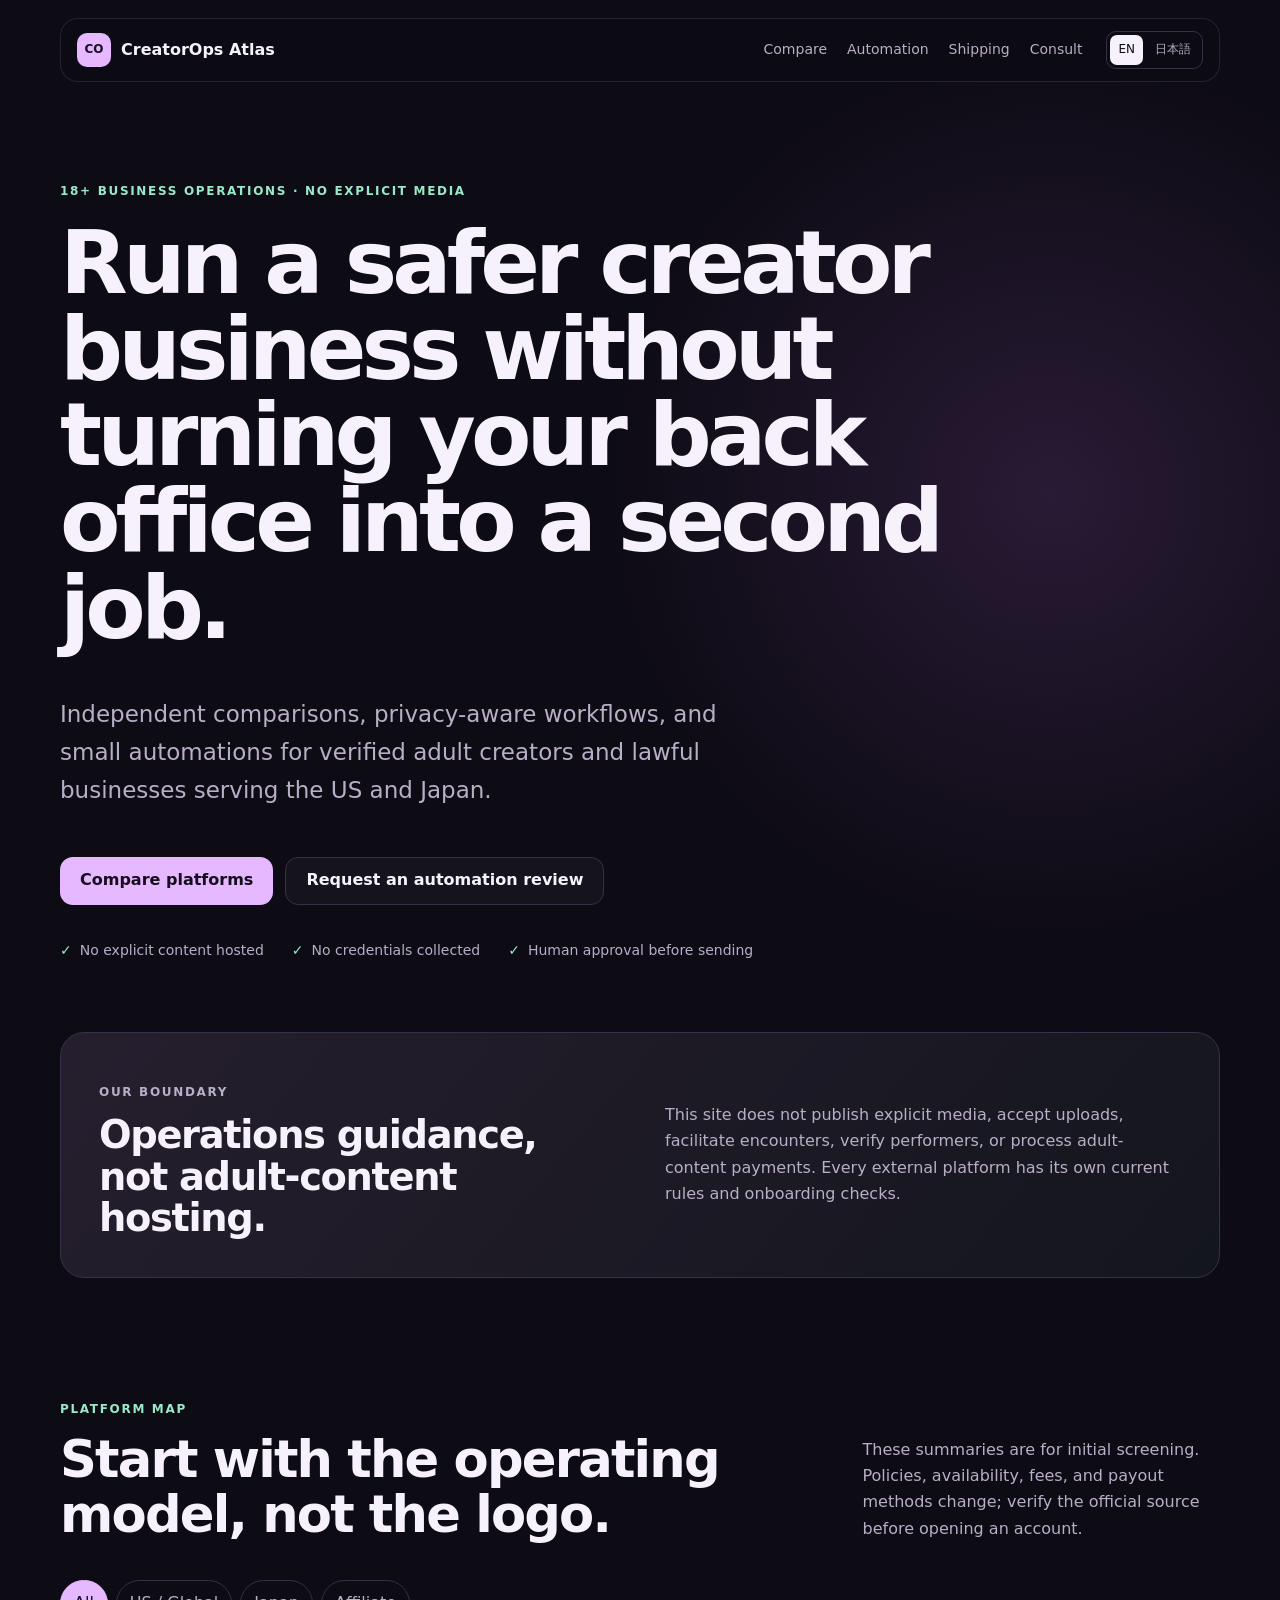
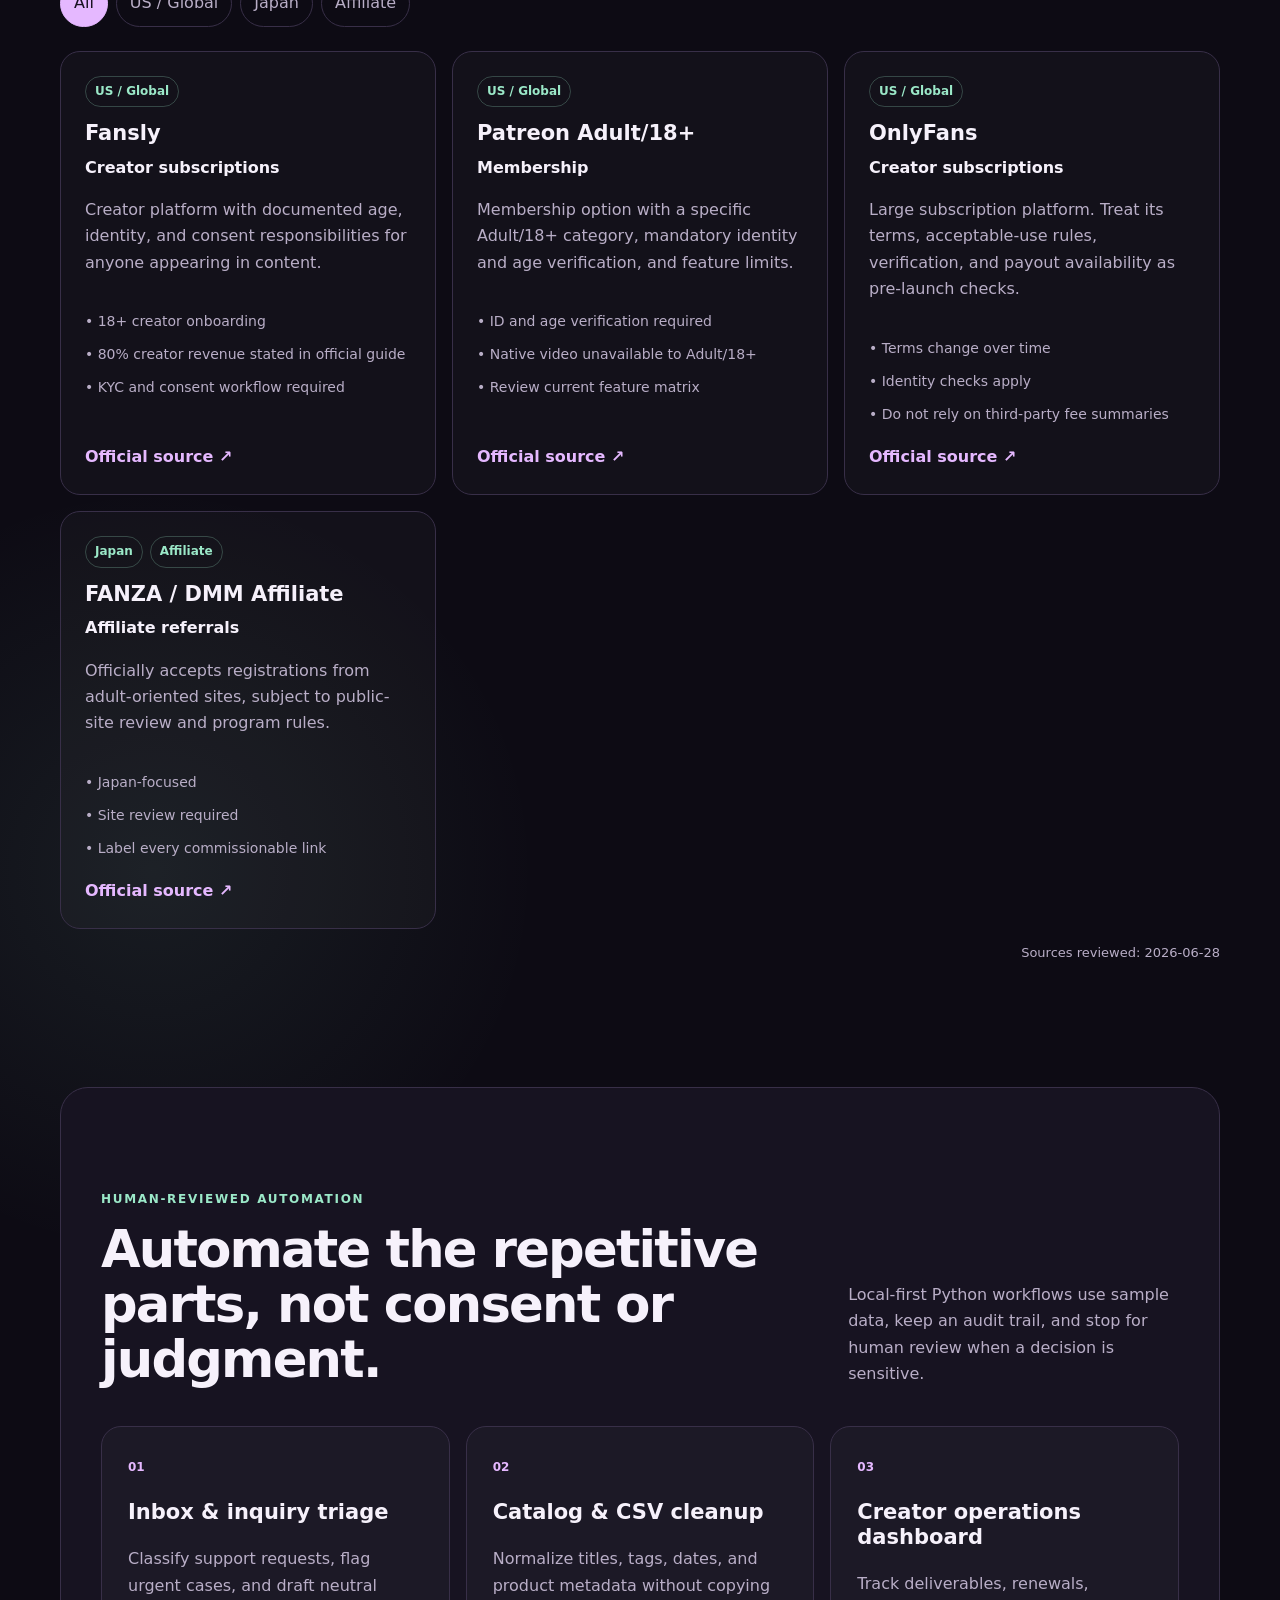
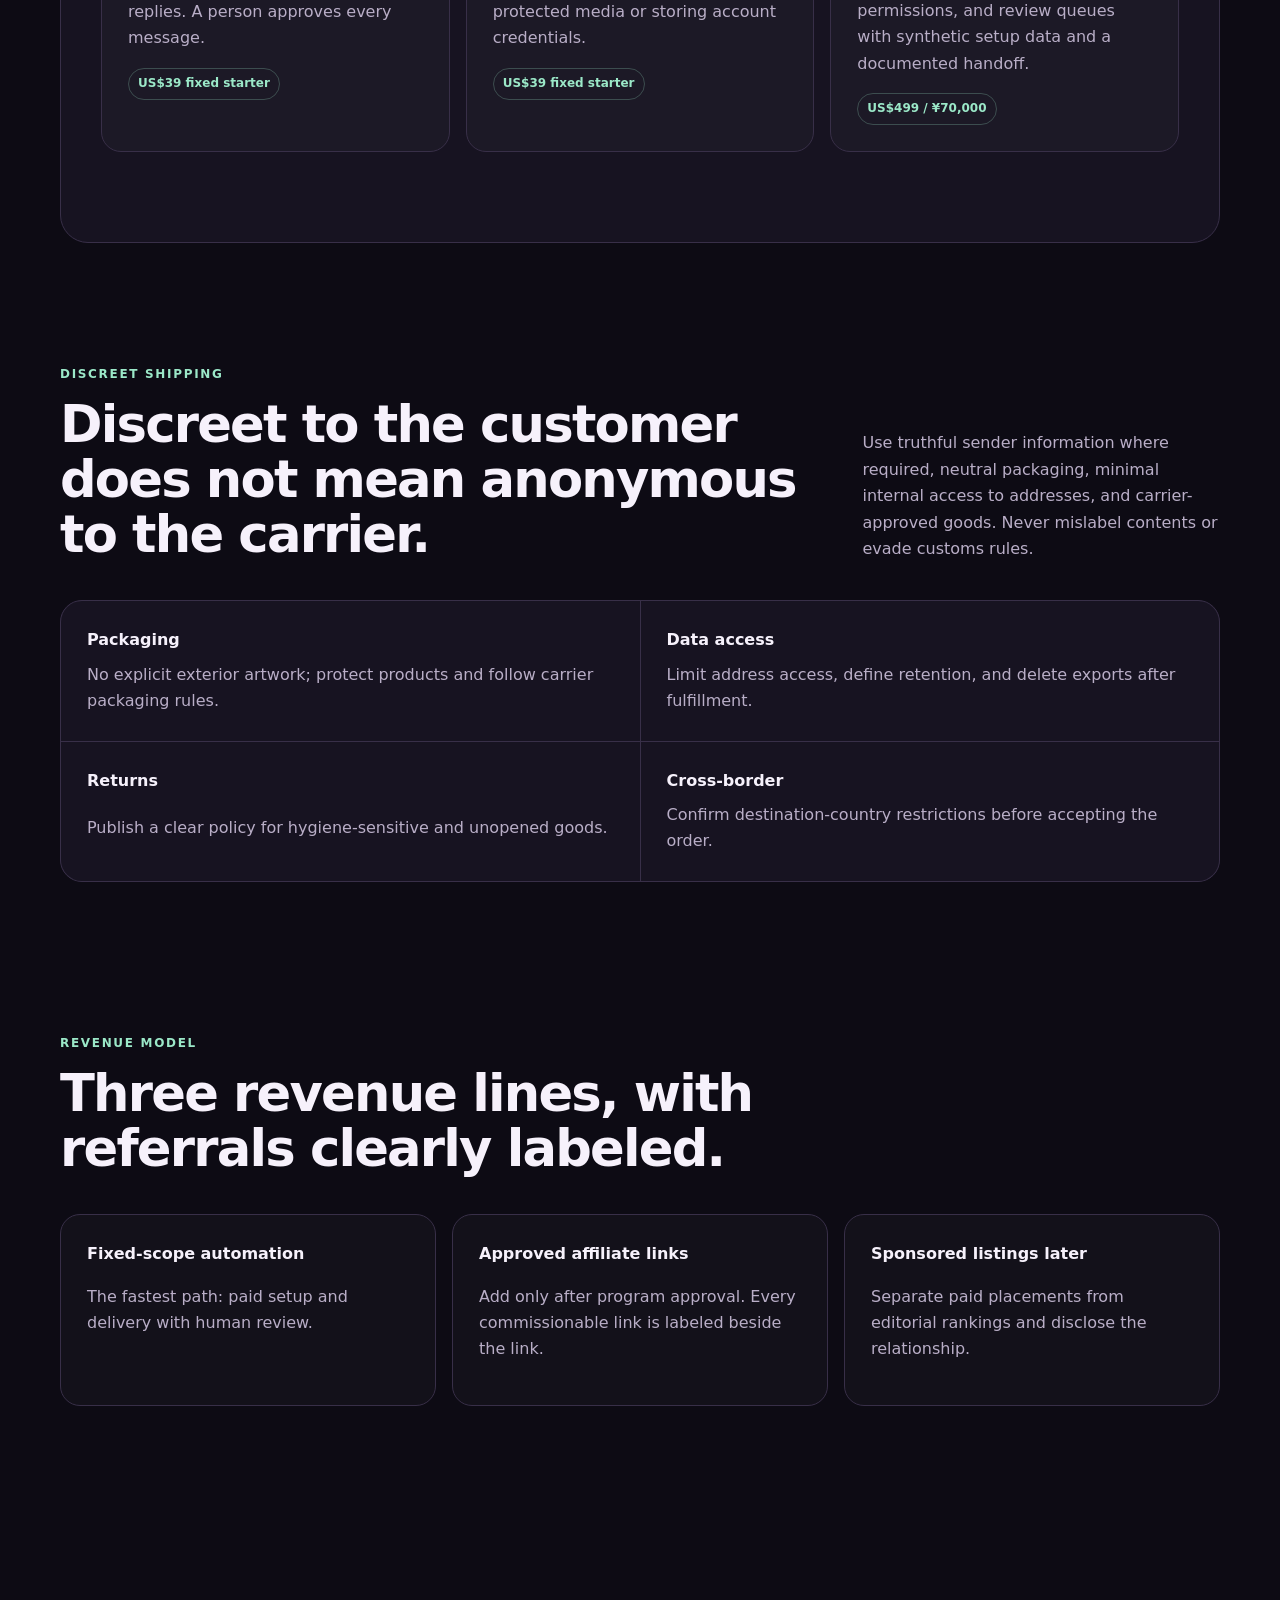
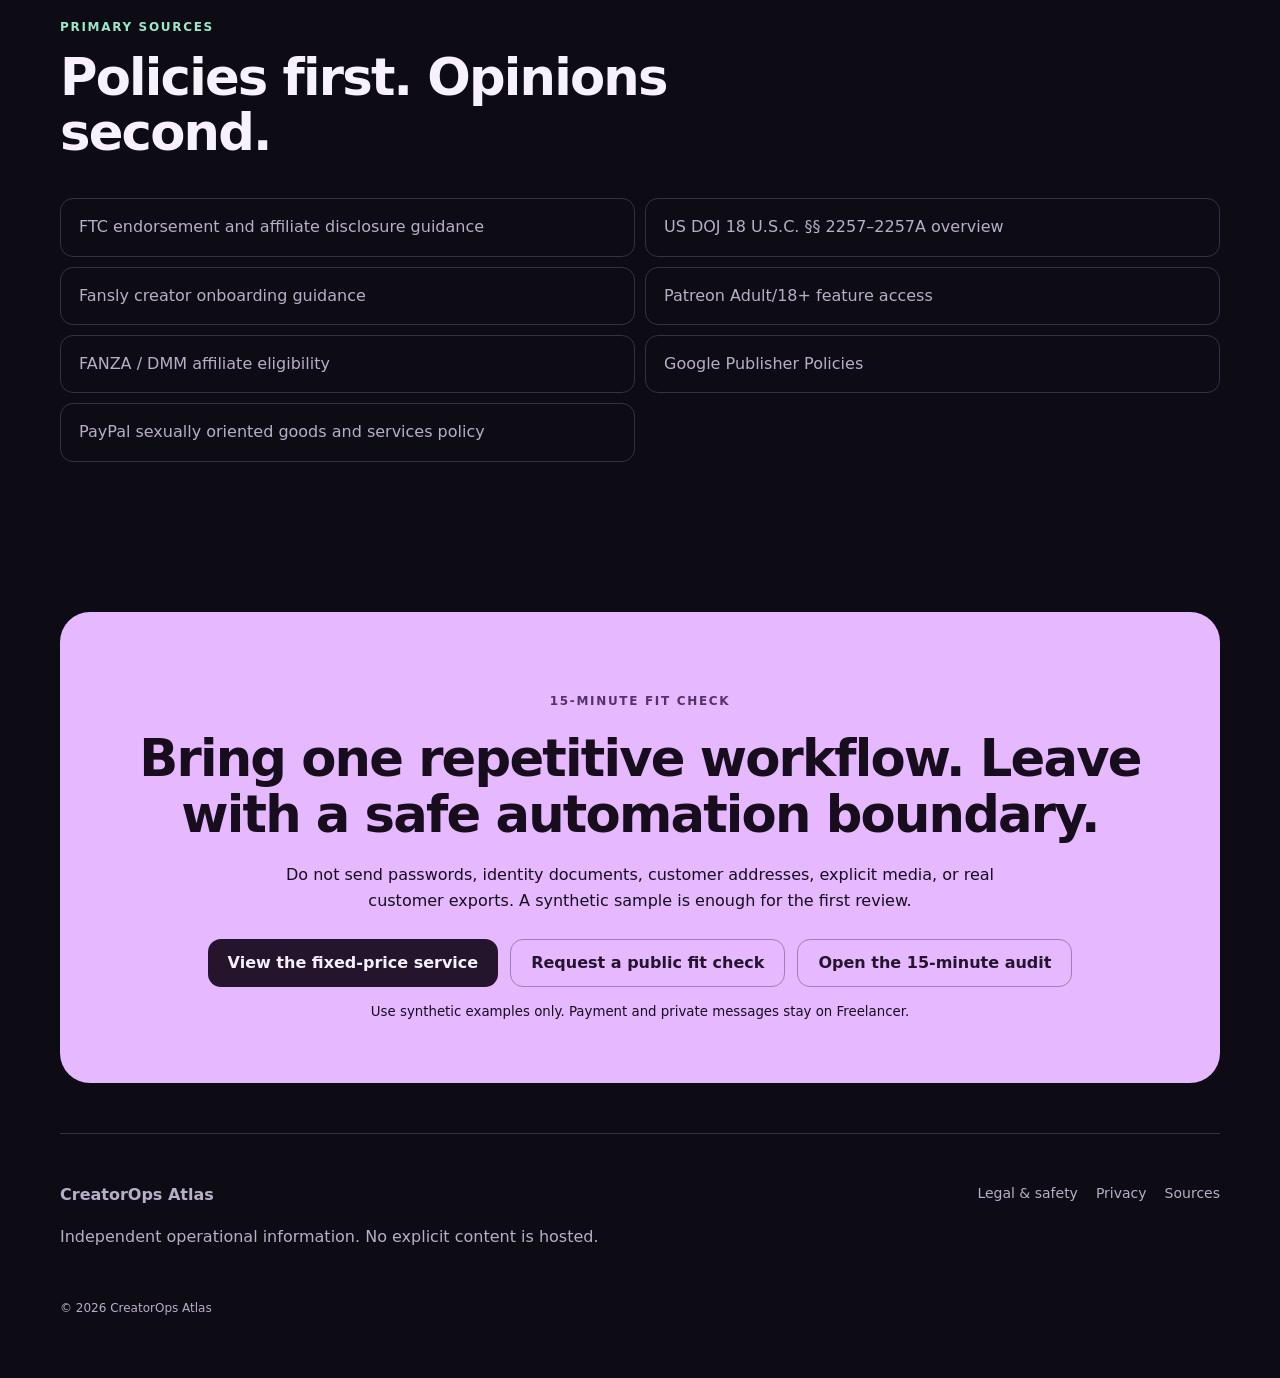
<file: index.html>
<!doctype html>
<html lang="en">
  <head>
    <meta charset="utf-8" />
    <meta name="viewport" content="width=device-width, initial-scale=1" />
    <meta
      name="description"
      content="Compliance-first platform comparisons and human-reviewed operations automation for verified adult creators and lawful businesses."
    />
    <title>CreatorOps Atlas | Compliance-first creator operations</title>
    <link rel="canonical" href="https://guiwenlingmu962-bot.github.io/creator-ops-atlas/" />
    <meta property="og:title" content="CreatorOps Atlas | Compliance-first creator operations" />
    <meta property="og:description" content="Platform comparisons and human-reviewed automation for verified adult creators and lawful businesses." />
    <meta property="og:type" content="website" />
    <meta property="og:url" content="https://guiwenlingmu962-bot.github.io/creator-ops-atlas/" />
    <link rel="stylesheet" href="styles.css" />
    <script src="app.js" defer></script>
  </head>
  <body>
    <header class="site-header">
      <a class="brand" href="index.html" aria-label="CreatorOps Atlas home">
        <span class="brand-mark">CO</span>
        <span>CreatorOps Atlas</span>
      </a>
      <nav aria-label="Primary navigation">
        <a href="#compare" data-i18n="navCompare">Compare</a>
        <a href="#automation" data-i18n="navAutomation">Automation</a>
        <a href="#shipping" data-i18n="navShipping">Shipping</a>
        <a href="#consult" data-i18n="navConsult">Consult</a>
      </nav>
      <div class="language-switcher" aria-label="Language">
        <button class="lang-button is-active" type="button" data-lang="en">EN</button>
        <button class="lang-button" type="button" data-lang="ja">日本語</button>
      </div>
    </header>

    <main>
      <section class="hero">
        <div class="eyebrow" data-i18n="eyebrow">18+ BUSINESS OPERATIONS · NO EXPLICIT MEDIA</div>
        <h1 data-i18n="heroTitle">Run a safer creator business without turning your back office into a second job.</h1>
        <p class="hero-copy" data-i18n="heroCopy">
          Independent comparisons, privacy-aware workflows, and small automations for verified adult creators and lawful businesses serving the US and Japan.
        </p>
        <div class="hero-actions">
          <a class="button button-primary" href="#compare" data-i18n="heroCompare">Compare platforms</a>
          <a class="button button-secondary" href="#consult" data-i18n="heroConsult">Request an automation review</a>
        </div>
        <ul class="trust-list" aria-label="Operating principles">
          <li data-i18n="trustOne">No explicit content hosted</li>
          <li data-i18n="trustTwo">No credentials collected</li>
          <li data-i18n="trustThree">Human approval before sending</li>
        </ul>
      </section>

      <section class="boundary" aria-labelledby="boundary-title">
        <div>
          <p class="section-kicker" data-i18n="boundaryKicker">OUR BOUNDARY</p>
          <h2 id="boundary-title" data-i18n="boundaryTitle">Operations guidance, not adult-content hosting.</h2>
        </div>
        <p data-i18n="boundaryCopy">
          This site does not publish explicit media, accept uploads, facilitate encounters, verify performers, or process adult-content payments. Every external platform has its own current rules and onboarding checks.
        </p>
      </section>

      <section class="section" id="compare">
        <div class="section-heading">
          <div>
            <p class="section-kicker" data-i18n="compareKicker">PLATFORM MAP</p>
            <h2 data-i18n="compareTitle">Start with the operating model, not the logo.</h2>
          </div>
          <p data-i18n="compareCopy">
            These summaries are for initial screening. Policies, availability, fees, and payout methods change; verify the official source before opening an account.
          </p>
        </div>

        <div class="filters" aria-label="Platform filters">
          <button class="filter-button is-active" type="button" data-filter="all" data-i18n="filterAll">All</button>
          <button class="filter-button" type="button" data-filter="us-global" data-i18n="filterGlobal">US / Global</button>
          <button class="filter-button" type="button" data-filter="japan" data-i18n="filterJapan">Japan</button>
          <button class="filter-button" type="button" data-filter="affiliate" data-i18n="filterAffiliate">Affiliate</button>
        </div>
        <div class="platform-grid" id="platform-grid" aria-live="polite"></div>
        <p class="review-date"><span data-i18n="reviewed">Sources reviewed:</span> 2026-06-28</p>
      </section>

      <section class="section muted-section" id="automation">
        <div class="section-heading">
          <div>
            <p class="section-kicker" data-i18n="automationKicker">HUMAN-REVIEWED AUTOMATION</p>
            <h2 data-i18n="automationTitle">Automate the repetitive parts, not consent or judgment.</h2>
          </div>
          <p data-i18n="automationCopy">
            Local-first Python workflows use sample data, keep an audit trail, and stop for human review when a decision is sensitive.
          </p>
        </div>
        <div class="service-grid">
          <article class="service-card">
            <span class="service-number">01</span>
            <h3 data-i18n="serviceOneTitle">Inbox & inquiry triage</h3>
            <p data-i18n="serviceOneCopy">Classify support requests, flag urgent cases, and draft neutral replies. A person approves every message.</p>
            <span class="pill" data-i18n="serviceOnePrice">US$39 fixed starter</span>
          </article>
          <article class="service-card">
            <span class="service-number">02</span>
            <h3 data-i18n="serviceTwoTitle">Catalog & CSV cleanup</h3>
            <p data-i18n="serviceTwoCopy">Normalize titles, tags, dates, and product metadata without copying protected media or storing account credentials.</p>
            <span class="pill" data-i18n="serviceTwoPrice">US$39 fixed starter</span>
          </article>
          <article class="service-card">
            <span class="service-number">03</span>
            <h3 data-i18n="serviceThreeTitle">Creator operations dashboard</h3>
            <p data-i18n="serviceThreeCopy">Track deliverables, renewals, permissions, and review queues with synthetic setup data and a documented handoff.</p>
            <span class="pill" data-i18n="serviceThreePrice">US$499 / ¥70,000</span>
          </article>
        </div>
      </section>

      <section class="section" id="shipping">
        <div class="section-heading">
          <div>
            <p class="section-kicker" data-i18n="shippingKicker">DISCREET SHIPPING</p>
            <h2 data-i18n="shippingTitle">Discreet to the customer does not mean anonymous to the carrier.</h2>
          </div>
          <p data-i18n="shippingCopy">
            Use truthful sender information where required, neutral packaging, minimal internal access to addresses, and carrier-approved goods. Never mislabel contents or evade customs rules.
          </p>
        </div>
        <div class="checklist">
          <div><strong data-i18n="shipOneTitle">Packaging</strong><span data-i18n="shipOneCopy">No explicit exterior artwork; protect products and follow carrier packaging rules.</span></div>
          <div><strong data-i18n="shipTwoTitle">Data access</strong><span data-i18n="shipTwoCopy">Limit address access, define retention, and delete exports after fulfillment.</span></div>
          <div><strong data-i18n="shipThreeTitle">Returns</strong><span data-i18n="shipThreeCopy">Publish a clear policy for hygiene-sensitive and unopened goods.</span></div>
          <div><strong data-i18n="shipFourTitle">Cross-border</strong><span data-i18n="shipFourCopy">Confirm destination-country restrictions before accepting the order.</span></div>
        </div>
      </section>

      <section class="section revenue-section">
        <div class="section-heading">
          <div>
            <p class="section-kicker" data-i18n="revenueKicker">REVENUE MODEL</p>
            <h2 data-i18n="revenueTitle">Three revenue lines, with referrals clearly labeled.</h2>
          </div>
        </div>
        <div class="revenue-grid">
          <article><strong data-i18n="revenueOneTitle">Fixed-scope automation</strong><p data-i18n="revenueOneCopy">The fastest path: paid setup and delivery with human review.</p></article>
          <article><strong data-i18n="revenueTwoTitle">Approved affiliate links</strong><p data-i18n="revenueTwoCopy">Add only after program approval. Every commissionable link is labeled beside the link.</p></article>
          <article><strong data-i18n="revenueThreeTitle">Sponsored listings later</strong><p data-i18n="revenueThreeCopy">Separate paid placements from editorial rankings and disclose the relationship.</p></article>
        </div>
      </section>

      <section class="section source-section" id="sources">
        <div class="section-heading">
          <div>
            <p class="section-kicker" data-i18n="sourcesKicker">PRIMARY SOURCES</p>
            <h2 data-i18n="sourcesTitle">Policies first. Opinions second.</h2>
          </div>
        </div>
        <div class="source-list">
          <a href="https://www.ftc.gov/business-guidance/resources/ftcs-endorsement-guides-what-people-are-asking" rel="noopener" target="_blank">FTC endorsement and affiliate disclosure guidance</a>
          <a href="https://www.justice.gov/criminal/criminal-ceos/18-usc-2257-2257a-certifications" rel="noopener" target="_blank">US DOJ 18 U.S.C. §§ 2257–2257A overview</a>
          <a href="https://help.fansly.com/en/articles/12315241-getting-started-on-fansly" rel="noopener" target="_blank">Fansly creator onboarding guidance</a>
          <a href="https://support.patreon.com/hc/en-us/articles/31714988741645-Access-to-Patreon-s-features-and-products-for-Adult-18-creators" rel="noopener" target="_blank">Patreon Adult/18+ feature access</a>
          <a href="https://support.dmm.co.jp/affiliate/article/44522" rel="noopener" target="_blank">FANZA / DMM affiliate eligibility</a>
          <a href="https://support.google.com/adsense/answer/10502938?hl=en" rel="noopener" target="_blank">Google Publisher Policies</a>
          <a href="https://pep.paypal.com/us/cshelp/article/what-is-paypal%E2%80%99s-policy-on-transactions-that-involve-sexually-oriented-goods-and-services-help384" rel="noopener" target="_blank">PayPal sexually oriented goods and services policy</a>
        </div>
      </section>

      <section class="consult" id="consult">
        <p class="section-kicker" data-i18n="consultKicker">15-MINUTE FIT CHECK</p>
        <h2 data-i18n="consultTitle">Bring one repetitive workflow. Leave with a safe automation boundary.</h2>
        <p data-i18n="consultCopy">
          Do not send passwords, identity documents, customer addresses, explicit media, or real customer exports. A synthetic sample is enough for the first review.
        </p>
        <div class="hero-actions centered-actions">
          <a
            class="button button-primary"
            href="https://www.freelancer.com/service/python/i-will-automate-creator-admin-workflows"
            target="_blank"
            rel="noopener"
            data-i18n="consultButton"
          >View the fixed-price service</a>
          <a
            class="button consult-secondary"
            href="https://github.com/guiwenlingmu962-bot/creator-ops-atlas/issues/new?template=automation-review.yml"
            target="_blank"
            rel="noopener"
            data-i18n="consultPublic"
          >Request a public fit check</a>
          <a class="button consult-secondary" href="downloads/creator-ops-audit.md" data-i18n="consultAudit">Open the 15-minute audit</a>
        </div>
        <small data-i18n="consultNote">Use synthetic examples only. Payment and private messages stay on Freelancer.</small>
      </section>
    </main>

    <footer>
      <div>
        <strong>CreatorOps Atlas</strong>
        <p data-i18n="footerCopy">Independent operational information. No explicit content is hosted.</p>
      </div>
      <div class="footer-links">
        <a href="legal.html" data-i18n="footerLegal">Legal & safety</a>
        <a href="privacy.html" data-i18n="footerPrivacy">Privacy</a>
        <a href="#sources" data-i18n="footerSources">Sources</a>
      </div>
      <p class="copyright">© <span id="year"></span> CreatorOps Atlas</p>
    </footer>
  </body>
</html>
</file>
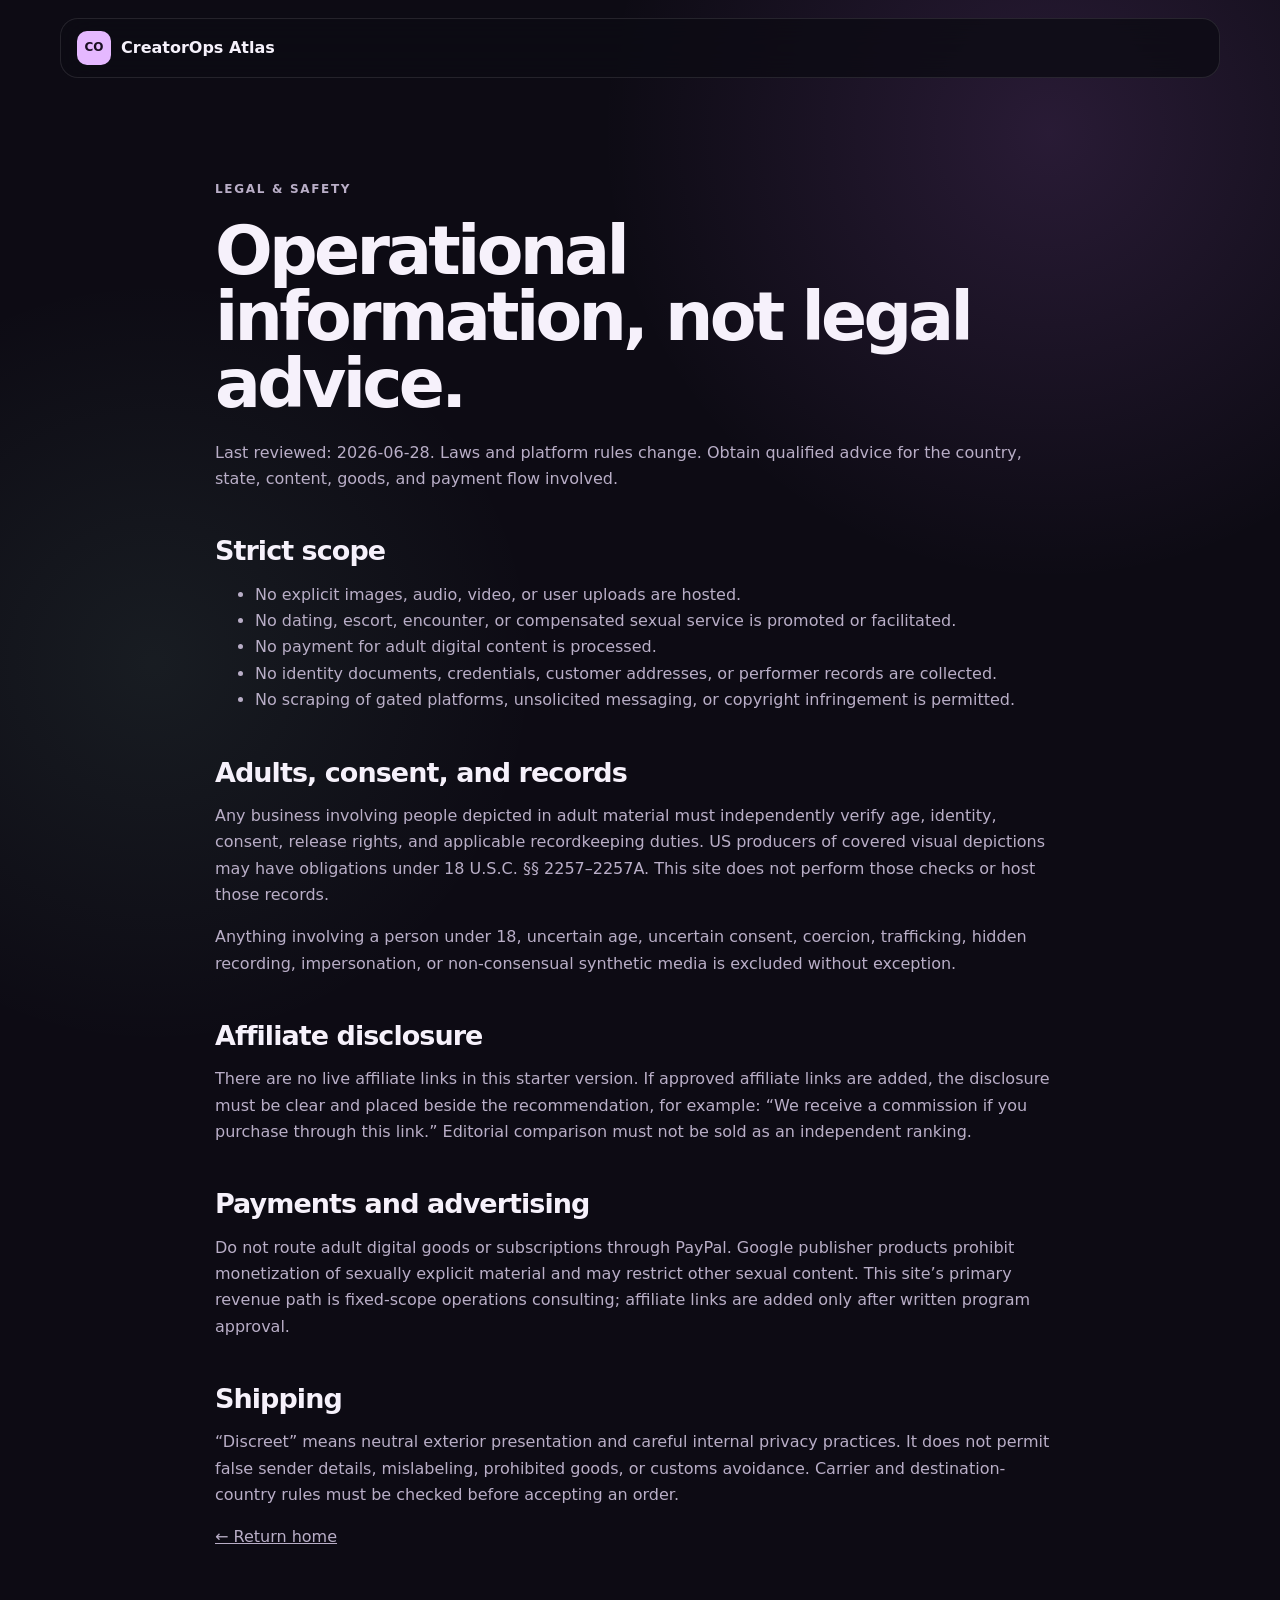
<file: legal.html>
<!doctype html>
<html lang="en">
  <head>
    <meta charset="utf-8" />
    <meta name="viewport" content="width=device-width, initial-scale=1" />
    <title>Legal & Safety | CreatorOps Atlas</title>
    <link rel="canonical" href="https://guiwenlingmu962-bot.github.io/creator-ops-atlas/legal.html" />
    <link rel="stylesheet" href="styles.css" />
  </head>
  <body>
    <header class="site-header"><a class="brand" href="index.html"><span class="brand-mark">CO</span><span>CreatorOps Atlas</span></a></header>
    <main class="legal-main">
      <p class="section-kicker">LEGAL & SAFETY</p>
      <h1>Operational information, not legal advice.</h1>
      <p>Last reviewed: 2026-06-28. Laws and platform rules change. Obtain qualified advice for the country, state, content, goods, and payment flow involved.</p>

      <h2>Strict scope</h2>
      <ul>
        <li>No explicit images, audio, video, or user uploads are hosted.</li>
        <li>No dating, escort, encounter, or compensated sexual service is promoted or facilitated.</li>
        <li>No payment for adult digital content is processed.</li>
        <li>No identity documents, credentials, customer addresses, or performer records are collected.</li>
        <li>No scraping of gated platforms, unsolicited messaging, or copyright infringement is permitted.</li>
      </ul>

      <h2>Adults, consent, and records</h2>
      <p>Any business involving people depicted in adult material must independently verify age, identity, consent, release rights, and applicable recordkeeping duties. US producers of covered visual depictions may have obligations under 18 U.S.C. §§ 2257–2257A. This site does not perform those checks or host those records.</p>
      <p>Anything involving a person under 18, uncertain age, uncertain consent, coercion, trafficking, hidden recording, impersonation, or non-consensual synthetic media is excluded without exception.</p>

      <h2>Affiliate disclosure</h2>
      <p>There are no live affiliate links in this starter version. If approved affiliate links are added, the disclosure must be clear and placed beside the recommendation, for example: “We receive a commission if you purchase through this link.” Editorial comparison must not be sold as an independent ranking.</p>

      <h2>Payments and advertising</h2>
      <p>Do not route adult digital goods or subscriptions through PayPal. Google publisher products prohibit monetization of sexually explicit material and may restrict other sexual content. This site’s primary revenue path is fixed-scope operations consulting; affiliate links are added only after written program approval.</p>

      <h2>Shipping</h2>
      <p>“Discreet” means neutral exterior presentation and careful internal privacy practices. It does not permit false sender details, mislabeling, prohibited goods, or customs avoidance. Carrier and destination-country rules must be checked before accepting an order.</p>

      <p><a href="index.html">← Return home</a></p>
    </main>
  </body>
</html>
</file>
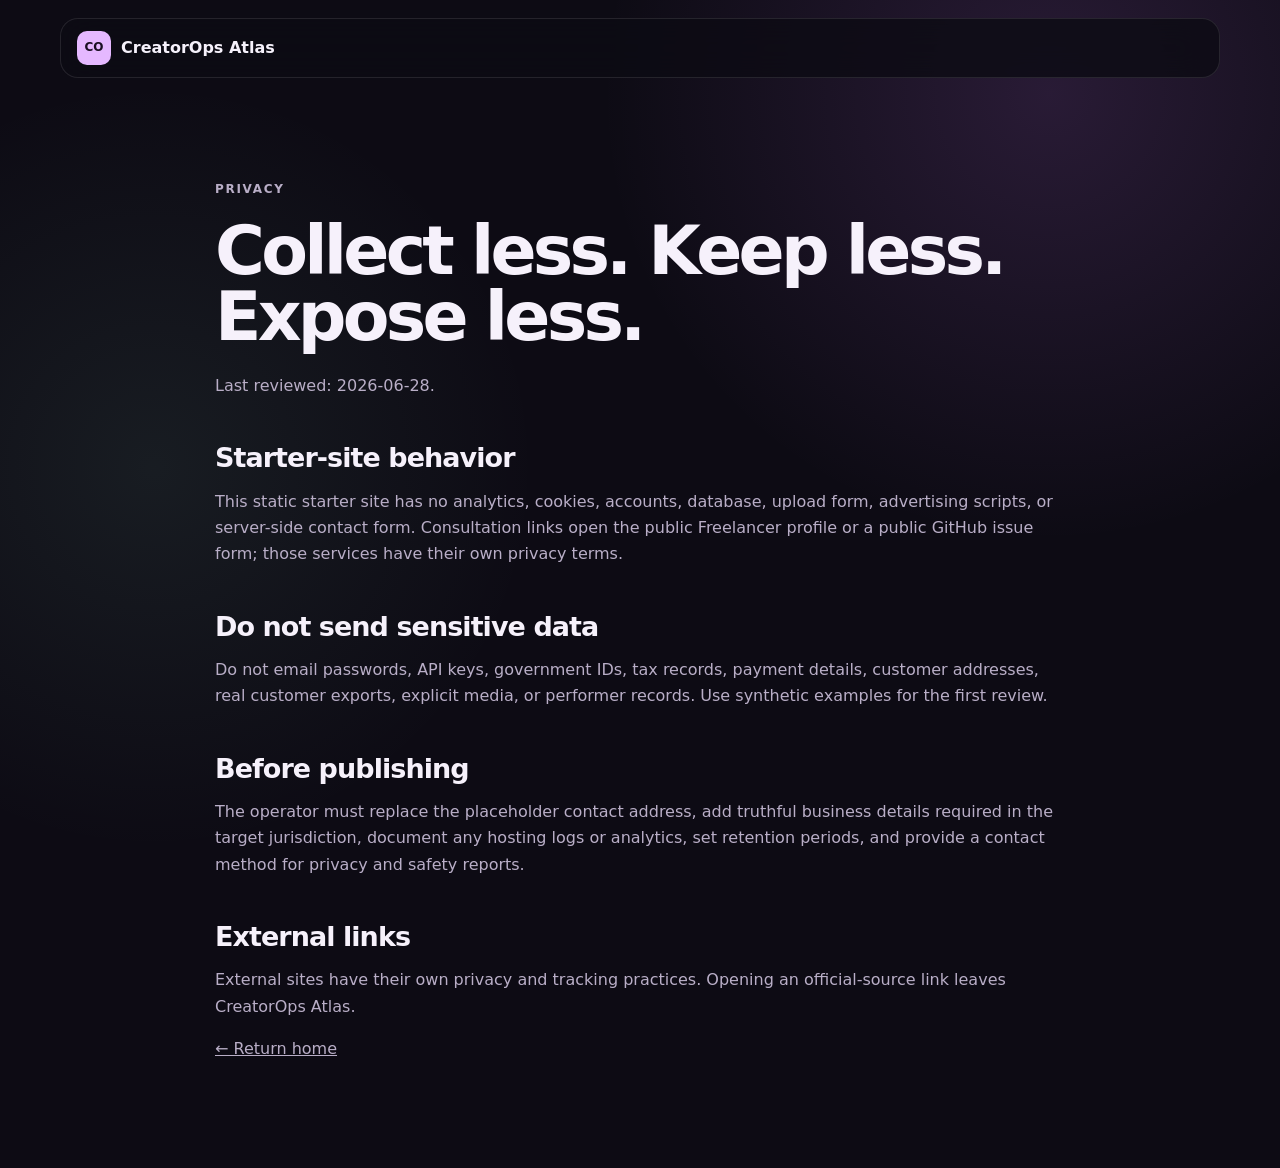
<file: privacy.html>
<!doctype html>
<html lang="en">
  <head>
    <meta charset="utf-8" />
    <meta name="viewport" content="width=device-width, initial-scale=1" />
    <title>Privacy | CreatorOps Atlas</title>
    <link rel="canonical" href="https://guiwenlingmu962-bot.github.io/creator-ops-atlas/privacy.html" />
    <link rel="stylesheet" href="styles.css" />
  </head>
  <body>
    <header class="site-header"><a class="brand" href="index.html"><span class="brand-mark">CO</span><span>CreatorOps Atlas</span></a></header>
    <main class="legal-main">
      <p class="section-kicker">PRIVACY</p>
      <h1>Collect less. Keep less. Expose less.</h1>
      <p>Last reviewed: 2026-06-28.</p>

      <h2>Starter-site behavior</h2>
      <p>This static starter site has no analytics, cookies, accounts, database, upload form, advertising scripts, or server-side contact form. Consultation links open the public Freelancer profile or a public GitHub issue form; those services have their own privacy terms.</p>

      <h2>Do not send sensitive data</h2>
      <p>Do not email passwords, API keys, government IDs, tax records, payment details, customer addresses, real customer exports, explicit media, or performer records. Use synthetic examples for the first review.</p>

      <h2>Before publishing</h2>
      <p>The operator must replace the placeholder contact address, add truthful business details required in the target jurisdiction, document any hosting logs or analytics, set retention periods, and provide a contact method for privacy and safety reports.</p>

      <h2>External links</h2>
      <p>External sites have their own privacy and tracking practices. Opening an official-source link leaves CreatorOps Atlas.</p>

      <p><a href="index.html">← Return home</a></p>
    </main>
  </body>
</html>
</file>
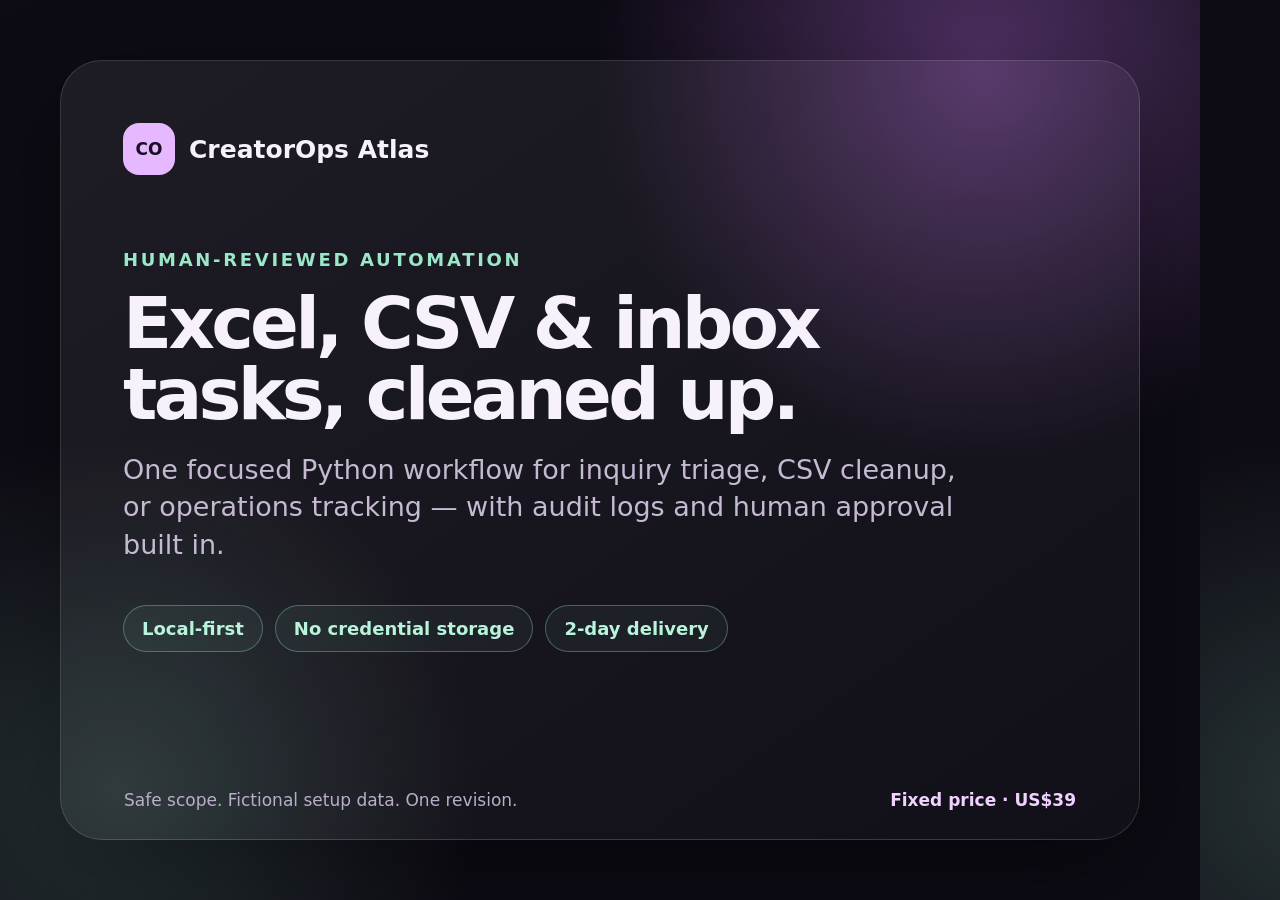
<file: assets/freelancer-service-cover.html>
<!doctype html>
<html lang="en">
<head>
  <meta charset="utf-8">
  <meta name="viewport" content="width=device-width, initial-scale=1">
  <title>CreatorOps Atlas Service Cover</title>
  <style>
    * { box-sizing: border-box; }
    html, body { width: 1200px; height: 900px; margin: 0; overflow: hidden; }
    body {
      position: relative;
      display: grid;
      place-items: center;
      color: #f6f1fb;
      background:
        radial-gradient(circle at 82% 8%, rgba(200,117,244,.36), transparent 390px),
        radial-gradient(circle at 10% 88%, rgba(155,232,200,.18), transparent 360px),
        #0d0b14;
      font-family: Inter, ui-sans-serif, system-ui, -apple-system, BlinkMacSystemFont, "Segoe UI", sans-serif;
    }
    .frame {
      width: 1080px;
      height: 780px;
      padding: 62px;
      border: 1px solid rgba(255,255,255,.14);
      border-radius: 42px;
      background: linear-gradient(145deg, rgba(255,255,255,.07), rgba(255,255,255,.02));
      box-shadow: 0 30px 100px rgba(0,0,0,.4);
    }
    .brand { display: flex; align-items: center; gap: 14px; font-weight: 850; font-size: 25px; }
    .mark { display: grid; place-items: center; width: 52px; height: 52px; border-radius: 16px; color: #1a0f22; background: #e5b8ff; font-size: 17px; }
    .eyebrow { margin-top: 74px; color: #9be8c8; font-size: 18px; font-weight: 850; letter-spacing: .15em; text-transform: uppercase; }
    h1 { max-width: 900px; margin: 18px 0 22px; font-size: 72px; line-height: .98; letter-spacing: -.052em; }
    .lead { max-width: 860px; margin: 0; color: #c6bad3; font-size: 27px; line-height: 1.38; }
    .chips { display: flex; gap: 12px; margin-top: 42px; }
    .chip { padding: 12px 18px; border: 1px solid rgba(155,232,200,.34); border-radius: 999px; color: #b8f3db; font-size: 18px; font-weight: 760; background: rgba(155,232,200,.06); }
    .footer { position: absolute; left: 124px; right: 124px; bottom: 90px; display: flex; justify-content: space-between; color: #b9aec7; font-size: 17px; }
    .price { color: #f0d2ff; font-weight: 850; }
  </style>
</head>
<body>
  <main class="frame">
    <div class="brand"><span class="mark">CO</span> CreatorOps Atlas</div>
    <div class="eyebrow">Human-reviewed automation</div>
    <h1>Excel, CSV &amp; inbox tasks, cleaned up.</h1>
    <p class="lead">One focused Python workflow for inquiry triage, CSV cleanup, or operations tracking — with audit logs and human approval built in.</p>
    <div class="chips">
      <span class="chip">Local-first</span>
      <span class="chip">No credential storage</span>
      <span class="chip">2-day delivery</span>
    </div>
  </main>
  <div class="footer"><span>Safe scope. Fictional setup data. One revision.</span><span class="price">Fixed price · US$39</span></div>
</body>
</html>
</file>
<file: styles.css>
:root {
  color-scheme: dark;
  --bg: #0d0b14;
  --panel: #171321;
  --panel-2: #211a2f;
  --line: #382f48;
  --text: #f6f1fb;
  --muted: #b9aec7;
  --accent: #e5b8ff;
  --accent-strong: #c875f4;
  --mint: #9be8c8;
  --max: 1160px;
}

* { box-sizing: border-box; }
html { scroll-behavior: smooth; }
body {
  margin: 0;
  background:
    radial-gradient(circle at 82% 8%, rgba(200, 117, 244, 0.15), transparent 28rem),
    radial-gradient(circle at 12% 40%, rgba(155, 232, 200, 0.08), transparent 24rem),
    var(--bg);
  color: var(--text);
  font-family: Inter, ui-sans-serif, system-ui, -apple-system, BlinkMacSystemFont, "Segoe UI", sans-serif;
  line-height: 1.65;
}
a { color: inherit; }
button, .button { font: inherit; }
.site-header {
  width: min(calc(100% - 32px), var(--max));
  margin: 18px auto 0;
  padding: 12px 16px;
  display: flex;
  align-items: center;
  gap: 24px;
  position: sticky;
  top: 12px;
  z-index: 10;
  border: 1px solid rgba(255,255,255,.1);
  border-radius: 18px;
  background: rgba(13, 11, 20, .82);
  backdrop-filter: blur(18px);
}
.brand { display: flex; align-items: center; gap: 10px; font-weight: 800; text-decoration: none; white-space: nowrap; }
.brand-mark { display: grid; place-items: center; width: 34px; height: 34px; border-radius: 10px; background: var(--accent); color: #1a0f22; font-size: 12px; }
nav { display: flex; gap: 20px; margin-left: auto; }
nav a, .footer-links a { color: var(--muted); text-decoration: none; font-size: 14px; }
nav a:hover, .footer-links a:hover { color: var(--text); }
.language-switcher { display: flex; gap: 4px; padding: 3px; border: 1px solid var(--line); border-radius: 10px; }
.lang-button, .filter-button { border: 0; cursor: pointer; color: var(--muted); background: transparent; }
.lang-button { padding: 5px 8px; border-radius: 7px; font-size: 12px; }
.lang-button.is-active { background: var(--text); color: var(--bg); }
main { width: min(calc(100% - 32px), var(--max)); margin: 0 auto; }
.hero { min-height: 720px; display: flex; flex-direction: column; justify-content: center; align-items: flex-start; max-width: 940px; padding: 100px 0 70px; }
.eyebrow, .section-kicker { color: var(--mint); font-size: 12px; font-weight: 800; letter-spacing: .14em; }
h1 { margin: 18px 0 22px; font-size: clamp(44px, 7.2vw, 88px); line-height: .98; letter-spacing: -.055em; }
h2 { margin: 6px 0 0; font-size: clamp(30px, 4vw, 52px); line-height: 1.08; letter-spacing: -.035em; }
h3 { font-size: 21px; line-height: 1.2; }
.hero-copy { max-width: 720px; color: var(--muted); font-size: clamp(18px, 2vw, 23px); }
.hero-actions { display: flex; flex-wrap: wrap; gap: 12px; margin-top: 24px; }
.button { display: inline-flex; align-items: center; justify-content: center; min-height: 48px; padding: 0 20px; border-radius: 13px; font-weight: 800; text-decoration: none; }
.button-primary { color: #160d1c; background: var(--accent); }
.button-primary:hover { background: #f0d2ff; }
.button-secondary { border: 1px solid var(--line); background: rgba(255,255,255,.03); }
.trust-list { display: flex; flex-wrap: wrap; gap: 10px 28px; margin: 34px 0 0; padding: 0; color: var(--muted); list-style: none; font-size: 14px; }
.trust-list li::before { content: "✓"; margin-right: 8px; color: var(--mint); }
.boundary { display: grid; grid-template-columns: 1fr 1fr; gap: 50px; align-items: center; padding: 38px; border: 1px solid var(--line); border-radius: 24px; background: linear-gradient(130deg, rgba(229,184,255,.11), rgba(155,232,200,.05)); }
.boundary h2 { font-size: clamp(27px, 3vw, 40px); }
.boundary p { color: var(--muted); }
.section { padding: 110px 0 30px; }
.muted-section { margin-top: 80px; padding: 90px 40px; border: 1px solid var(--line); border-radius: 28px; background: var(--panel); }
.section-heading { display: grid; grid-template-columns: minmax(0, 1.35fr) minmax(280px, .65fr); gap: 60px; align-items: end; margin-bottom: 38px; }
.section-heading > p { color: var(--muted); margin: 0; }
.filters { display: flex; flex-wrap: wrap; gap: 8px; margin-bottom: 24px; }
.filter-button { padding: 9px 13px; border: 1px solid var(--line); border-radius: 999px; }
.filter-button.is-active { color: #171020; border-color: var(--accent); background: var(--accent); }
.platform-grid, .service-grid, .revenue-grid { display: grid; grid-template-columns: repeat(3, 1fr); gap: 16px; }
.platform-card, .service-card, .revenue-grid article { border: 1px solid var(--line); border-radius: 20px; background: rgba(255,255,255,.025); }
.platform-card { padding: 24px; display: flex; flex-direction: column; min-height: 340px; }
.platform-card h3 { margin: 14px 0 8px; }
.platform-card p { color: var(--muted); }
.card-meta { display: flex; flex-wrap: wrap; gap: 7px; }
.tag, .pill { display: inline-flex; padding: 5px 9px; border-radius: 999px; color: var(--mint); border: 1px solid rgba(155,232,200,.25); font-size: 12px; font-weight: 700; }
.card-facts { display: grid; gap: 10px; margin: 18px 0; font-size: 14px; }
.card-facts span { color: var(--muted); }
.source-link { margin-top: auto; color: var(--accent); font-weight: 800; text-decoration: none; }
.review-date { color: var(--muted); font-size: 13px; text-align: right; }
.service-card { padding: 26px; }
.service-card p { color: var(--muted); min-height: 96px; }
.service-number { color: var(--accent); font-size: 12px; font-weight: 900; }
.checklist { display: grid; grid-template-columns: 1fr 1fr; gap: 1px; overflow: hidden; border: 1px solid var(--line); border-radius: 22px; background: var(--line); }
.checklist div { display: grid; gap: 8px; padding: 26px; background: var(--panel); }
.checklist span { color: var(--muted); }
.revenue-section { padding-bottom: 90px; }
.revenue-grid article { padding: 26px; }
.revenue-grid p { color: var(--muted); }
.source-list { display: grid; grid-template-columns: 1fr 1fr; gap: 10px; }
.source-list a { padding: 15px 18px; color: var(--muted); border: 1px solid var(--line); border-radius: 13px; text-decoration: none; }
.source-list a:hover { color: var(--text); border-color: var(--accent-strong); }
.consult { margin: 120px 0 50px; padding: 60px; text-align: center; border-radius: 30px; background: var(--accent); color: #170d1d; }
.consult p { max-width: 760px; margin: 20px auto; }
.consult .section-kicker { color: #563167; }
.consult .button-primary { color: var(--text); background: #24152d; }
.centered-actions { justify-content: center; }
.consult-secondary { color: #24152d; border: 1px solid rgba(36, 21, 45, .35); }
.consult small { display: block; margin-top: 14px; }
footer { width: min(calc(100% - 32px), var(--max)); margin: 0 auto; padding: 48px 0; display: grid; grid-template-columns: 1fr auto; gap: 20px; border-top: 1px solid var(--line); color: var(--muted); }
.footer-links { display: flex; gap: 18px; }
.copyright { grid-column: 1 / -1; font-size: 12px; }
.legal-main { max-width: 850px; padding: 90px 0; }
.legal-main h1 { font-size: clamp(40px, 7vw, 68px); }
.legal-main h2 { margin-top: 44px; font-size: 27px; }
.legal-main p, .legal-main li { color: var(--muted); }

@media (max-width: 850px) {
  nav { display: none; }
  .language-switcher { margin-left: auto; }
  .hero { min-height: auto; padding-top: 130px; }
  .boundary, .section-heading { grid-template-columns: 1fr; gap: 20px; }
  .platform-grid, .service-grid, .revenue-grid { grid-template-columns: 1fr; }
  .muted-section { padding: 60px 22px; }
  .checklist, .source-list { grid-template-columns: 1fr; }
  .consult { padding: 42px 22px; }
  footer { grid-template-columns: 1fr; }
  .footer-links { flex-wrap: wrap; }
}

@media (prefers-reduced-motion: reduce) {
  html { scroll-behavior: auto; }
}
</file>
